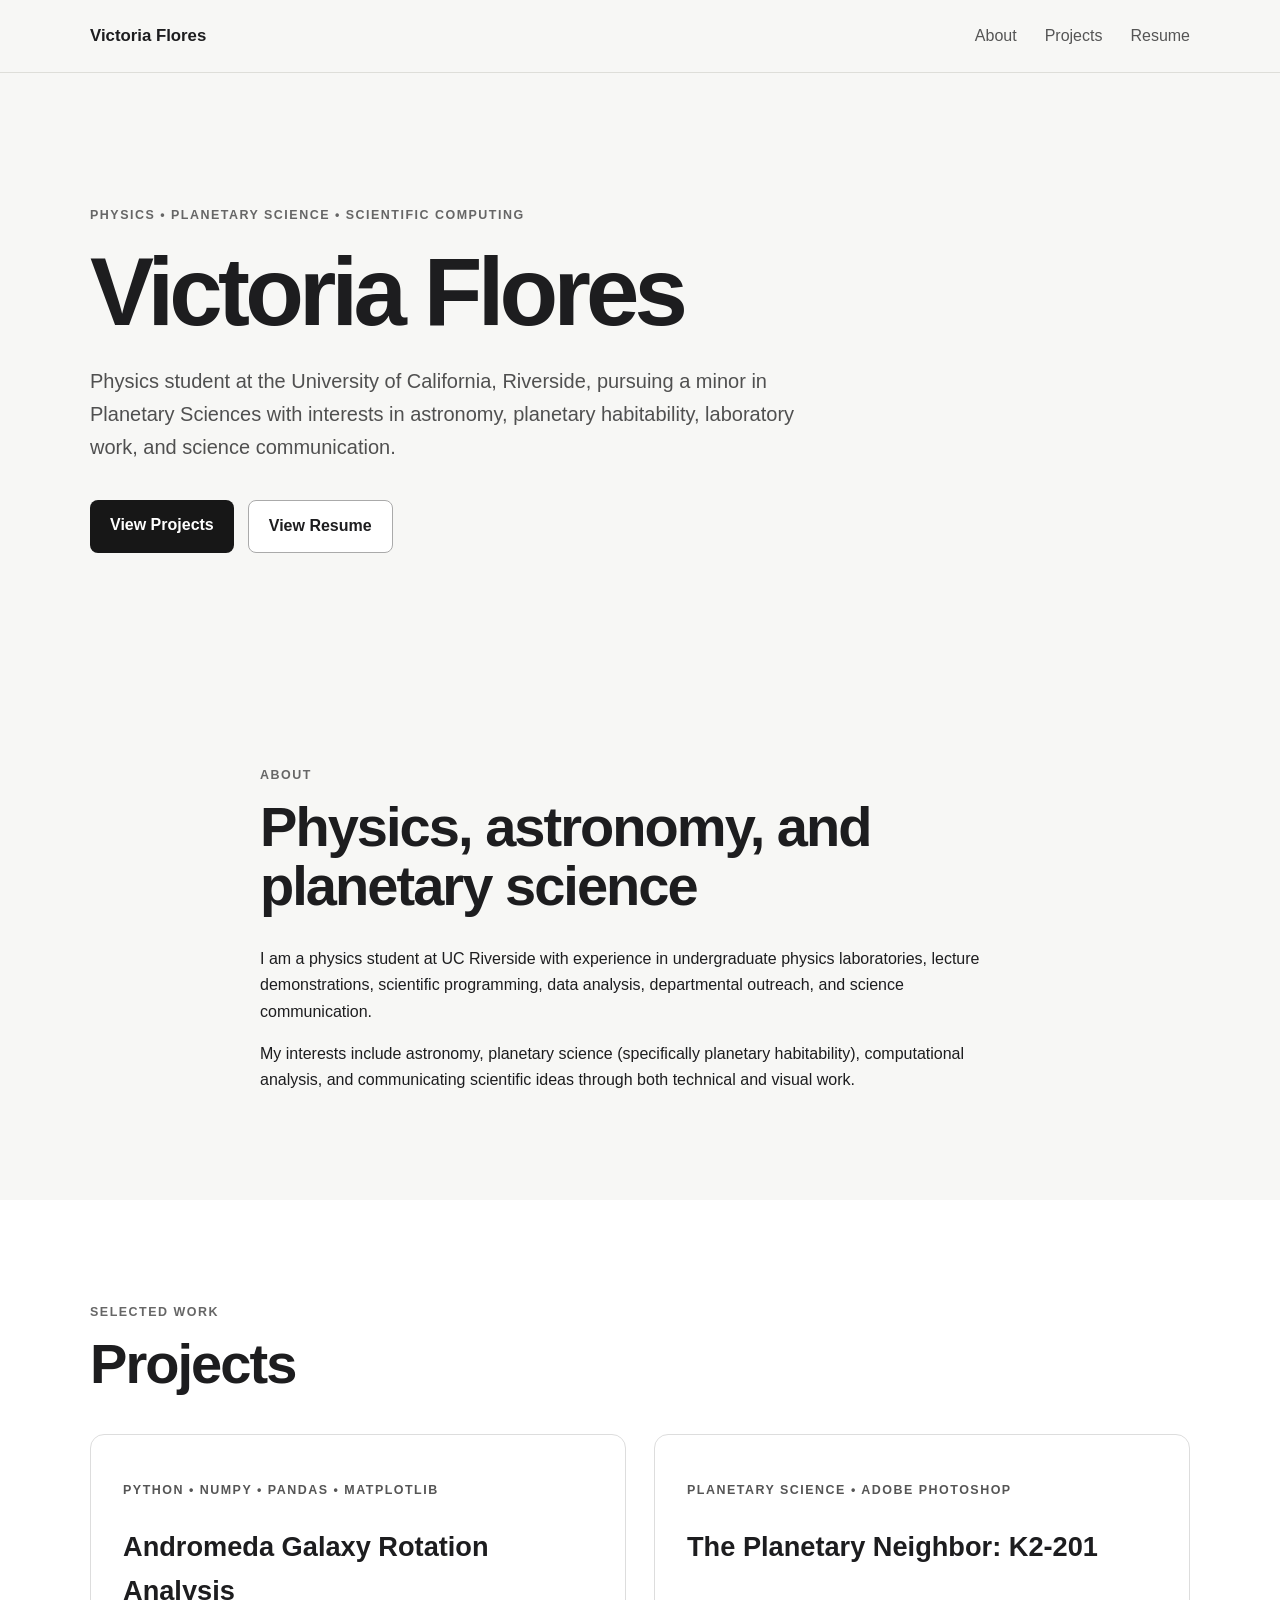
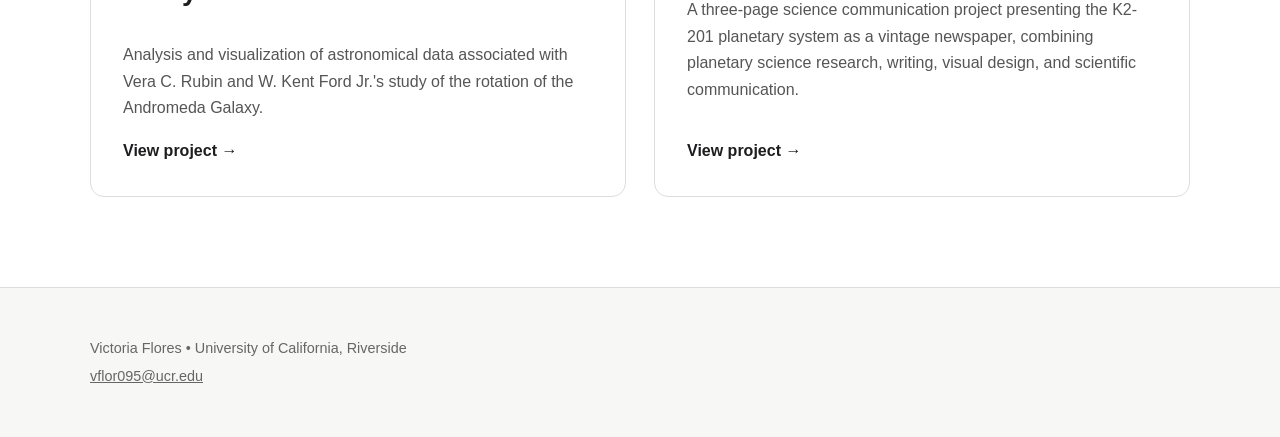
<file: index.html>
<!DOCTYPE html>
<html lang="en">
<head>
    <meta charset="UTF-8">
    <meta name="viewport" content="width=device-width, initial-scale=1.0">

    <title>Victoria Flores | Physics & Planetary Science</title>

    <link rel="stylesheet" href="style.css">
</head>

<body>

    <header class="site-header">
        <div class="container nav">
            <a class="name" href="index.html">Victoria Flores</a>

            <nav>
                <a href="#about">About</a>
                <a href="#projects">Projects</a>
                <a href="https://forflowers.github.io/Resume/" target="_blank">Resume</a>
            </nav>
        </div>
    </header>

    <main>

        <section class="hero">
            <div class="container">
                <p class="eyebrow">Physics • Planetary Science • Scientific Computing</p>

                <h1>Victoria Flores</h1>

                <p class="hero-text">
                    Physics student at the University of California, Riverside,
                    pursuing a minor in Planetary Sciences with interests in
                    astronomy, planetary habitability, laboratory work, and
                    science communication.
                </p>

                <div class="hero-links">
                    <a class="button primary" href="#projects">View Projects</a>

                    <a class="button secondary"
                       href="https://forflowers.github.io/Resume/"
                       target="_blank">
                        View Resume
                    </a>
                </div>
            </div>
        </section>


        <section id="about" class="section">
            <div class="container narrow">
                <p class="section-label">About</p>

                <h2>Physics, astronomy, and planetary science</h2>

                <p>
                    I am a physics student at UC Riverside with experience in
                    undergraduate physics laboratories, lecture demonstrations,
                    scientific programming, data analysis, departmental outreach,
                    and science communication.
                </p>

                <p>
                    My interests include astronomy, planetary science (specifically planetary habitability),
                    computational analysis, and communicating scientific ideas
                    through both technical and visual work.
                </p>
            </div>
        </section>


        <section id="projects" class="section projects-section">
            <div class="container">
                <p class="section-label">Selected Work</p>

                <h2>Projects</h2>

                <div class="project-grid">

                    <article class="project-card">
                        <p class="project-type">
                            Python • NumPy • pandas • Matplotlib
                        </p>

                        <h3>Andromeda Galaxy Rotation Analysis</h3>

                        <p>
                            Analysis and visualization of astronomical data
                            associated with Vera C. Rubin and W. Kent Ford Jr.'s
                            study of the rotation of the Andromeda Galaxy.
                        </p>

                        <a href="projects/andromeda.html">
                            View project →
                        </a>
                    </article>


                    <article class="project-card">
                        <p class="project-type">
                            Planetary Science • Adobe Photoshop
                        </p>

                        <h3>The Planetary Neighbor: K2-201</h3>

                        <p>
                            A three-page science communication project presenting
                            the K2-201 planetary system as a vintage newspaper,
                            combining planetary science research, writing,
                            visual design, and scientific communication.
                        </p>

                        <a href="projects/k2-201.html">
                            View project →
                        </a>
                    </article>

                </div>
            </div>
        </section>

    </main>


    <footer>
        <div class="container">
            <p>
                Victoria Flores • University of California, Riverside
            </p>

            <p>
                <a href="mailto:vflor095@ucr.edu">vflor095@ucr.edu</a>
            </p>
        </div>
    </footer>

</body>
</html>
</file>
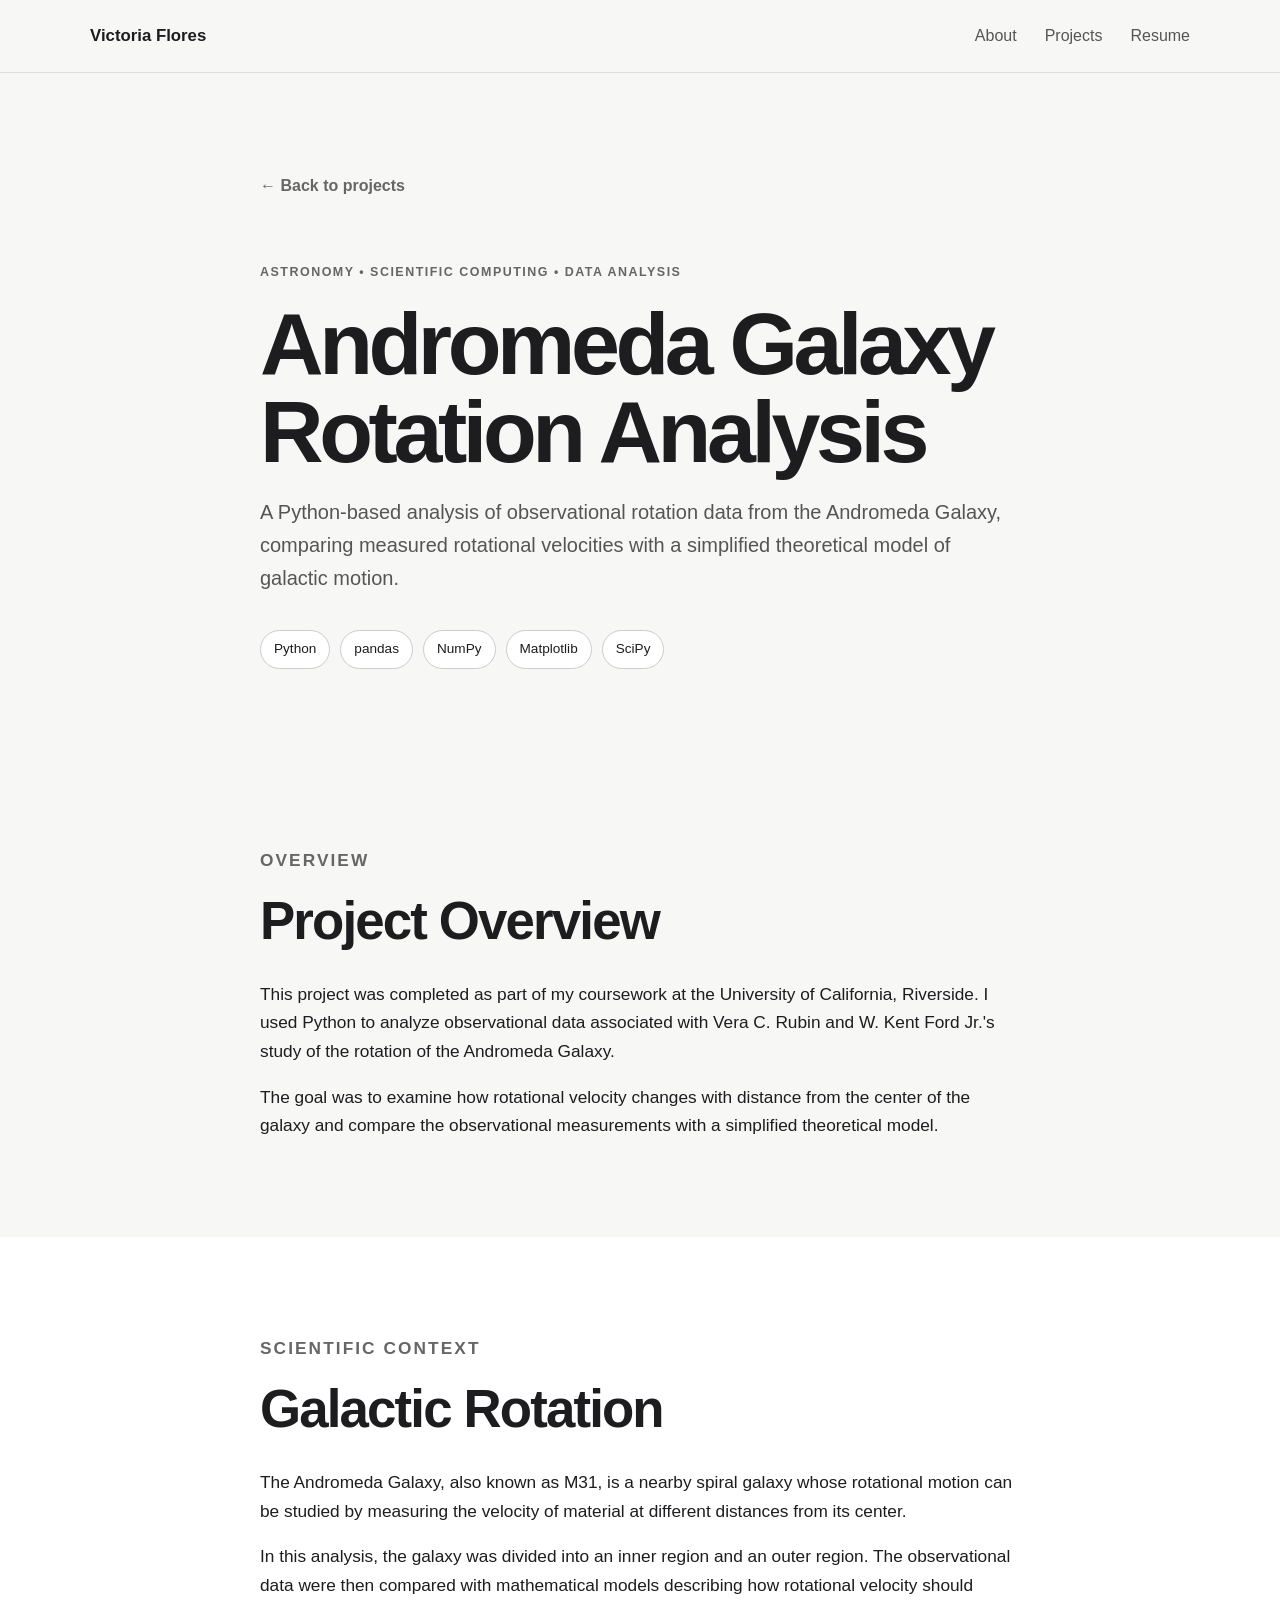
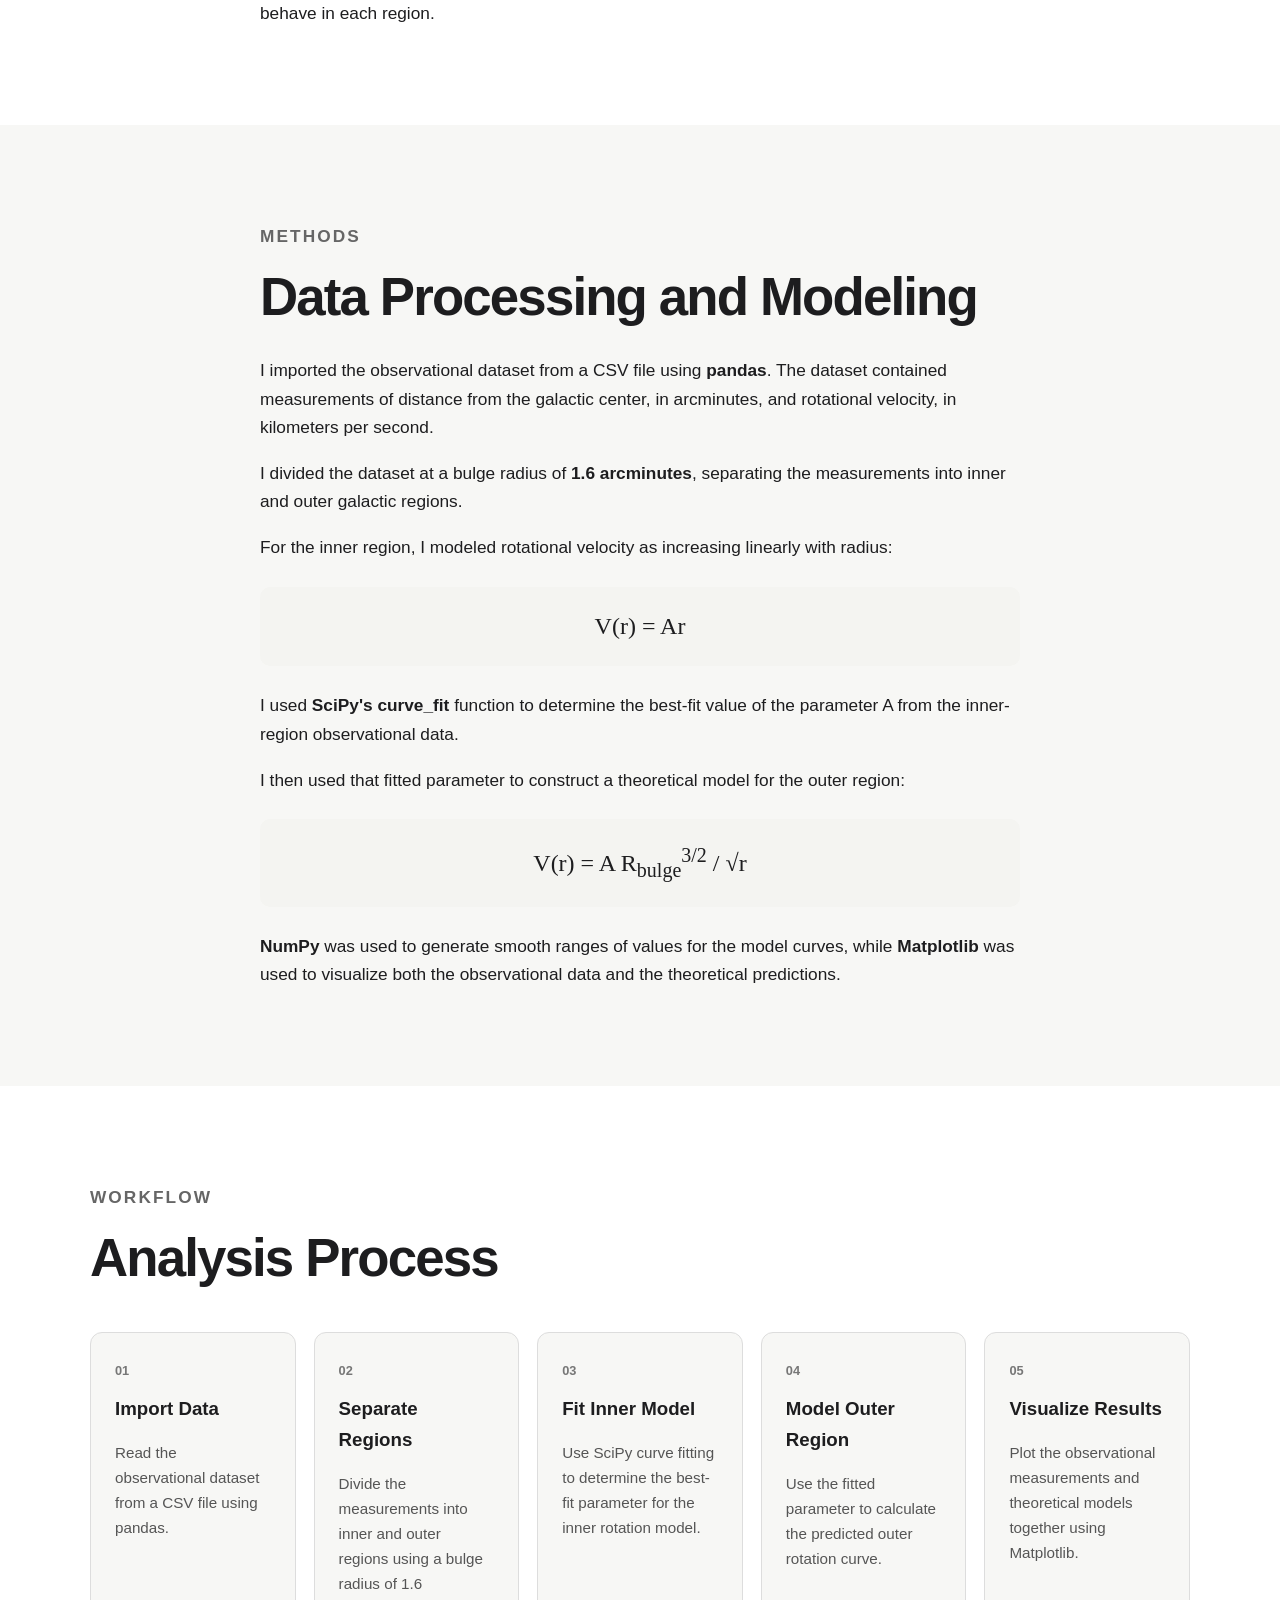
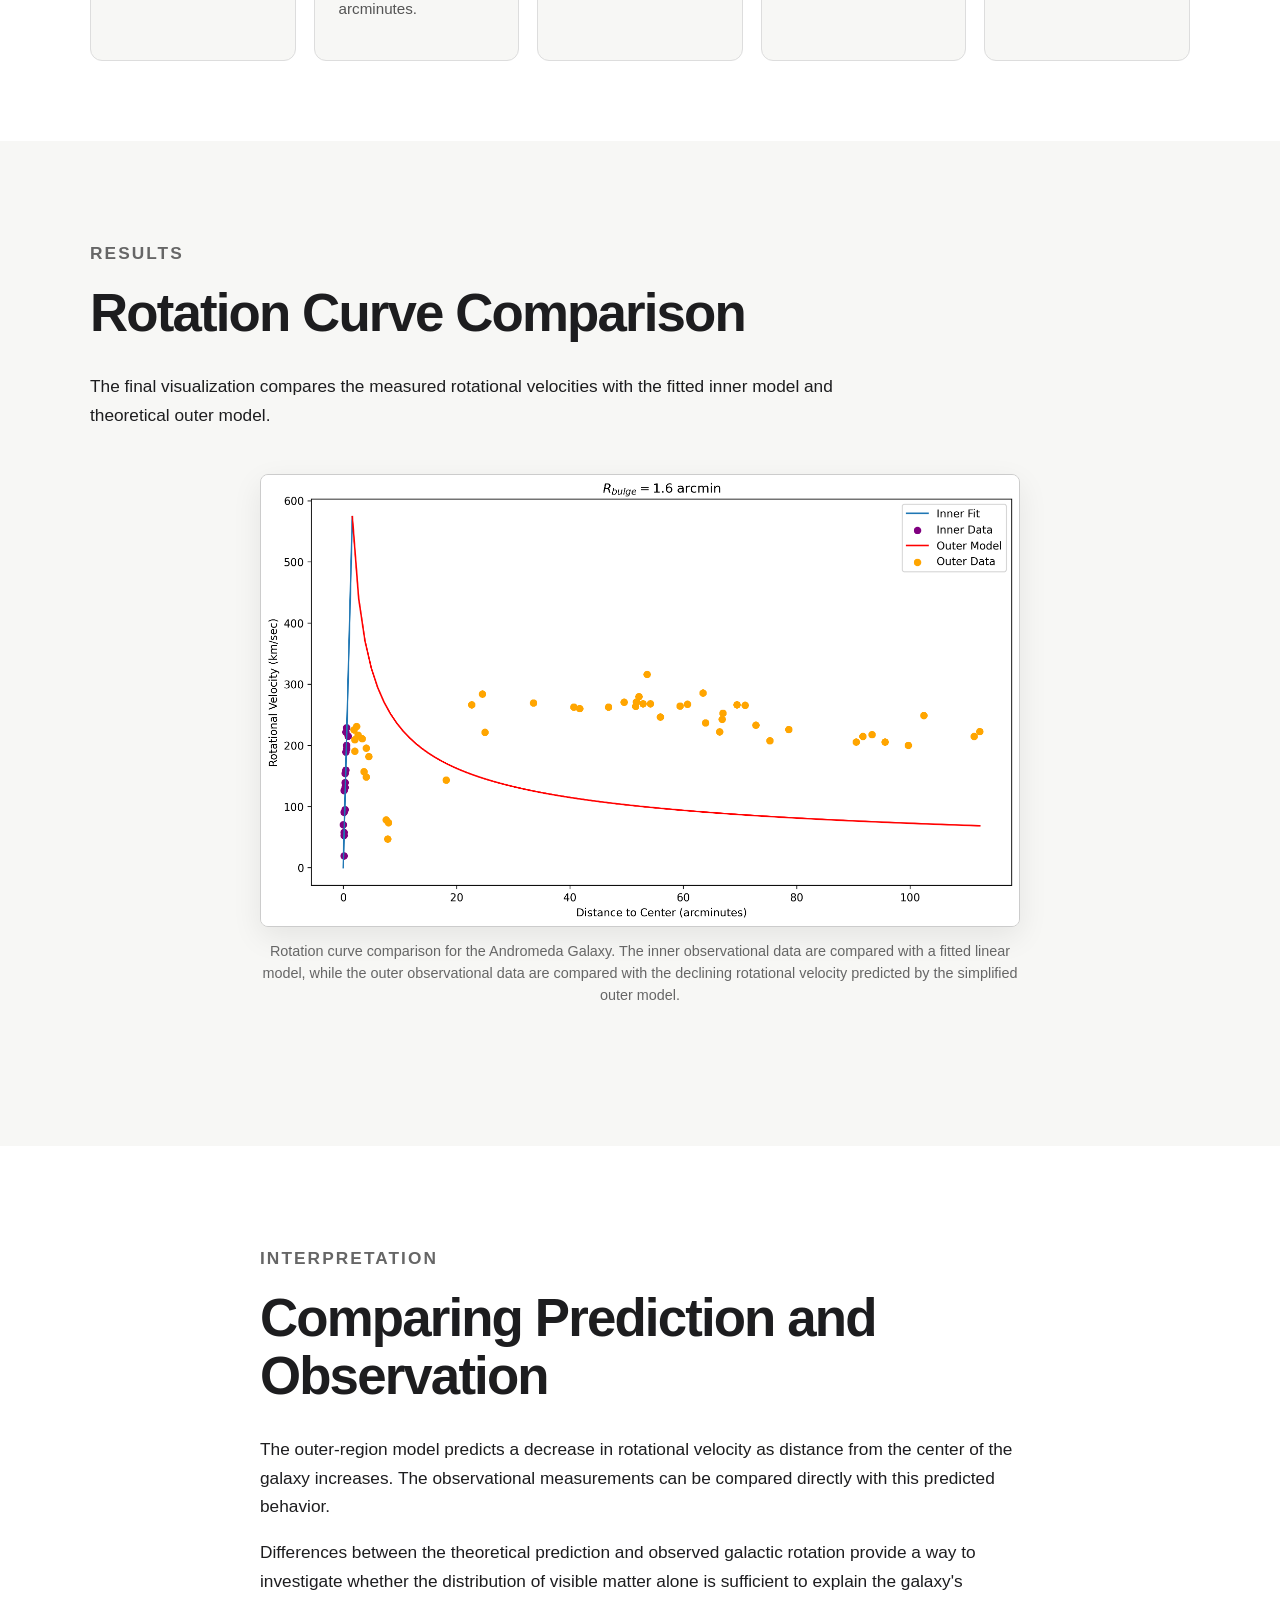
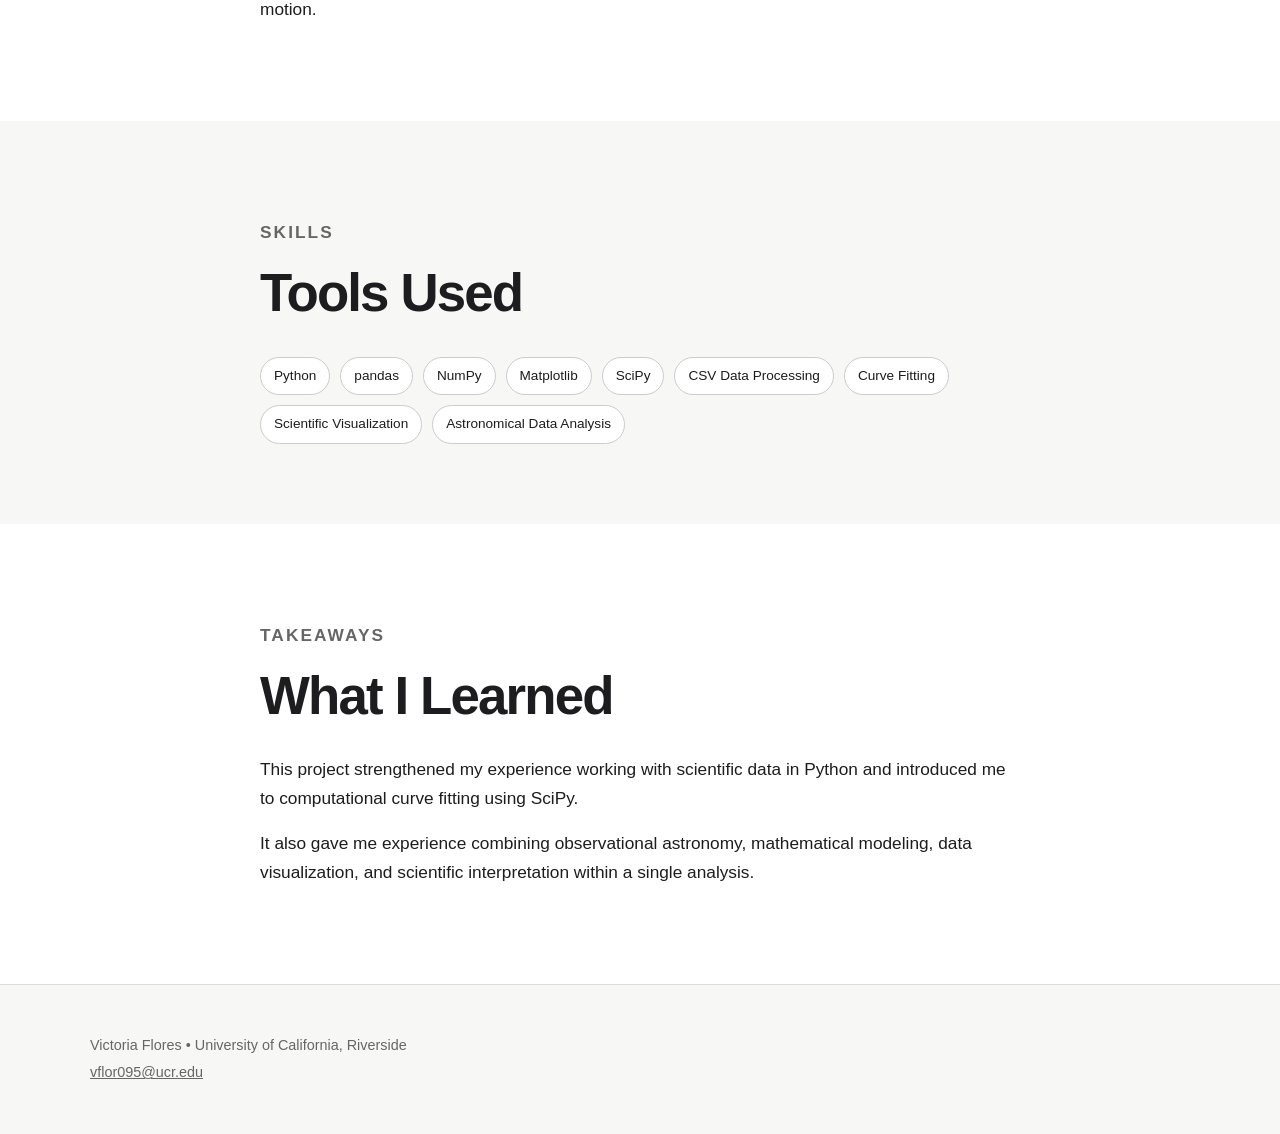
<file: projects/andromeda.html>
<!DOCTYPE html>
<html lang="en">
<head>
    <meta charset="UTF-8">
    <meta name="viewport" content="width=device-width, initial-scale=1.0">

    <title>Andromeda Galaxy Rotation Analysis | Victoria Flores</title>

    <link rel="stylesheet" href="../style.css">
</head>

<body>

<header class="site-header">
    <div class="container nav">
        <a class="name" href="../index.html">Victoria Flores</a>

        <nav>
            <a href="../index.html#about">About</a>
            <a href="../index.html#projects">Projects</a>
            <a href="https://forflowers.github.io/Resume/" target="_blank">
                Resume
            </a>
        </nav>
    </div>
</header>


<main>

    <!-- HERO -->
    <section class="project-hero">
        <div class="container narrow">

            <a class="back-link" href="../index.html#projects">
                ← Back to projects
            </a>

            <p class="eyebrow">
                Astronomy • Scientific Computing • Data Analysis
            </p>

            <h1 class="project-title">
                Andromeda Galaxy Rotation Analysis
            </h1>

            <p class="project-intro">
                A Python-based analysis of observational rotation data from
                the Andromeda Galaxy, comparing measured rotational velocities
                with a simplified theoretical model of galactic motion.
            </p>

            <div class="project-meta">
                <span>Python</span>
                <span>pandas</span>
                <span>NumPy</span>
                <span>Matplotlib</span>
                <span>SciPy</span>
            </div>

        </div>
    </section>


    <!-- OVERVIEW -->
    <section class="project-section">
        <div class="container narrow">

            <p class="section-label">Overview</p>
            <h2>Project Overview</h2>

            <p>
                This project was completed as part of my coursework at the
                University of California, Riverside. I used Python to analyze
                observational data associated with Vera C. Rubin and
                W. Kent Ford Jr.'s study of the rotation of the Andromeda
                Galaxy.
            </p>

            <p>
                The goal was to examine how rotational velocity changes with
                distance from the center of the galaxy and compare the
                observational measurements with a simplified theoretical model.
            </p>

        </div>
    </section>


    <!-- SCIENTIFIC CONTEXT -->
    <section class="project-section alternate">
        <div class="container narrow">

            <p class="section-label">Scientific Context</p>
            <h2>Galactic Rotation</h2>

            <p>
                The Andromeda Galaxy, also known as M31, is a nearby spiral
                galaxy whose rotational motion can be studied by measuring the
                velocity of material at different distances from its center.
            </p>

            <p>
                In this analysis, the galaxy was divided into an inner region
                and an outer region. The observational data were then compared
                with mathematical models describing how rotational velocity
                should behave in each region.
            </p>

        </div>
    </section>


    <!-- DATA + METHODS -->
    <section class="project-section">
        <div class="container narrow">

            <p class="section-label">Methods</p>
            <h2>Data Processing and Modeling</h2>

            <p>
                I imported the observational dataset from a CSV file using
                <strong>pandas</strong>. The dataset contained measurements of
                distance from the galactic center, in arcminutes, and
                rotational velocity, in kilometers per second.
            </p>

            <p>
                I divided the dataset at a bulge radius of
                <strong>1.6 arcminutes</strong>, separating the measurements
                into inner and outer galactic regions.
            </p>

            <p>
                For the inner region, I modeled rotational velocity as
                increasing linearly with radius:
            </p>

            <div class="equation">
                V(r) = Ar
            </div>

            <p>
                I used <strong>SciPy's curve_fit</strong> function to determine
                the best-fit value of the parameter A from the inner-region
                observational data.
            </p>

            <p>
                I then used that fitted parameter to construct a theoretical
                model for the outer region:
            </p>

            <div class="equation">
                V(r) = A R<sub>bulge</sub><sup>3/2</sup> / √r
            </div>

            <p>
                <strong>NumPy</strong> was used to generate smooth ranges of
                values for the model curves, while <strong>Matplotlib</strong>
                was used to visualize both the observational data and the
                theoretical predictions.
            </p>

        </div>
    </section>


    <!-- WORKFLOW -->
    <section class="project-section alternate">
        <div class="container">

            <div class="section-heading">
                <p class="section-label">Workflow</p>
                <h2>Analysis Process</h2>
            </div>

            <div class="workflow-grid">

                <div class="workflow-card">
                    <span>01</span>
                    <h3>Import Data</h3>
                    <p>
                        Read the observational dataset from a CSV file using
                        pandas.
                    </p>
                </div>

                <div class="workflow-card">
                    <span>02</span>
                    <h3>Separate Regions</h3>
                    <p>
                        Divide the measurements into inner and outer regions
                        using a bulge radius of 1.6 arcminutes.
                    </p>
                </div>

                <div class="workflow-card">
                    <span>03</span>
                    <h3>Fit Inner Model</h3>
                    <p>
                        Use SciPy curve fitting to determine the best-fit
                        parameter for the inner rotation model.
                    </p>
                </div>

                <div class="workflow-card">
                    <span>04</span>
                    <h3>Model Outer Region</h3>
                    <p>
                        Use the fitted parameter to calculate the predicted
                        outer rotation curve.
                    </p>
                </div>

                <div class="workflow-card">
                    <span>05</span>
                    <h3>Visualize Results</h3>
                    <p>
                        Plot the observational measurements and theoretical
                        models together using Matplotlib.
                    </p>
                </div>

            </div>

        </div>
    </section>


    <!-- RESULTS -->
    <section class="project-section">
        <div class="container">

            <div class="section-heading">
                <p class="section-label">Results</p>
                <h2>Rotation Curve Comparison</h2>

                <p>
                    The final visualization compares the measured rotational
                    velocities with the fitted inner model and theoretical
                    outer model.
                </p>
            </div>

            <figure class="project-figure">

    <img
        src="../assets/andromeda/andromeda-rotation-curve.png"
        alt="Andromeda Galaxy rotation curve comparing observed data with theoretical models"
    >

    <figcaption>
        Rotation curve comparison for the Andromeda Galaxy. The inner
        observational data are compared with a fitted linear model, while
        the outer observational data are compared with the declining
        rotational velocity predicted by the simplified outer model.
    </figcaption>

</figure>

        </div>
    </section>


    <!-- INTERPRETATION -->
    <section class="project-section alternate">
        <div class="container narrow">

            <p class="section-label">Interpretation</p>
            <h2>Comparing Prediction and Observation</h2>

            <p>
                The outer-region model predicts a decrease in rotational
                velocity as distance from the center of the galaxy increases.
                The observational measurements can be compared directly with
                this predicted behavior.
            </p>

            <p>
                Differences between the theoretical prediction and observed
                galactic rotation provide a way to investigate whether the
                distribution of visible matter alone is sufficient to explain
                the galaxy's motion.
            </p>

        </div>
    </section>


    <!-- SKILLS -->
    <section class="project-section">
        <div class="container narrow">

            <p class="section-label">Skills</p>
            <h2>Tools Used</h2>

            <div class="skills-list">
                <span>Python</span>
                <span>pandas</span>
                <span>NumPy</span>
                <span>Matplotlib</span>
                <span>SciPy</span>
                <span>CSV Data Processing</span>
                <span>Curve Fitting</span>
                <span>Scientific Visualization</span>
                <span>Astronomical Data Analysis</span>
            </div>

        </div>
    </section>


    <!-- TAKEAWAYS -->
    <section class="project-section alternate">
        <div class="container narrow">

            <p class="section-label">Takeaways</p>
            <h2>What I Learned</h2>

            <p>
                This project strengthened my experience working with scientific
                data in Python and introduced me to computational curve fitting
                using SciPy.
            </p>

            <p>
                It also gave me experience combining observational astronomy,
                mathematical modeling, data visualization, and scientific
                interpretation within a single analysis.
            </p>

        </div>
    </section>

</main>


<footer>
    <div class="container">
        <p>
            Victoria Flores • University of California, Riverside
        </p>

        <p>
            <a href="mailto:vflor095@ucr.edu">
                vflor095@ucr.edu
            </a>
        </p>
    </div>
</footer>

</body>
</html>
</file>
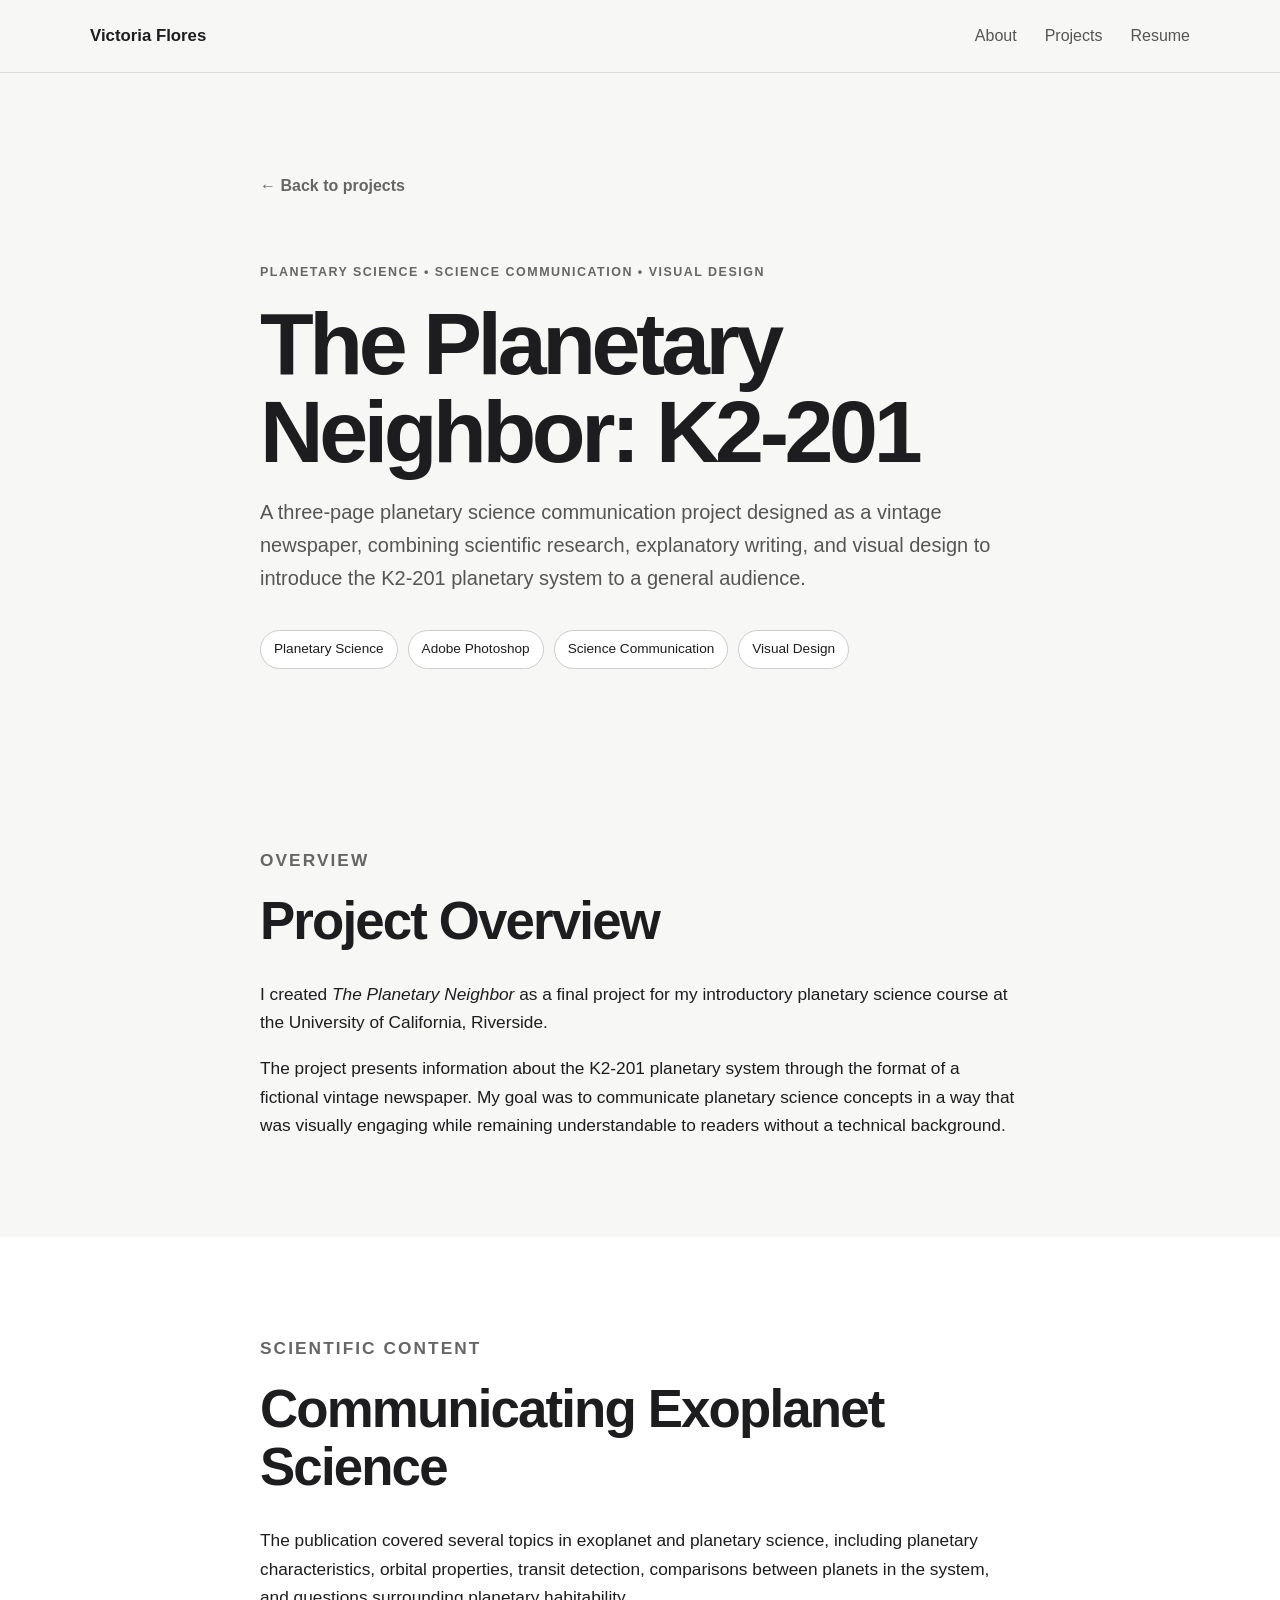
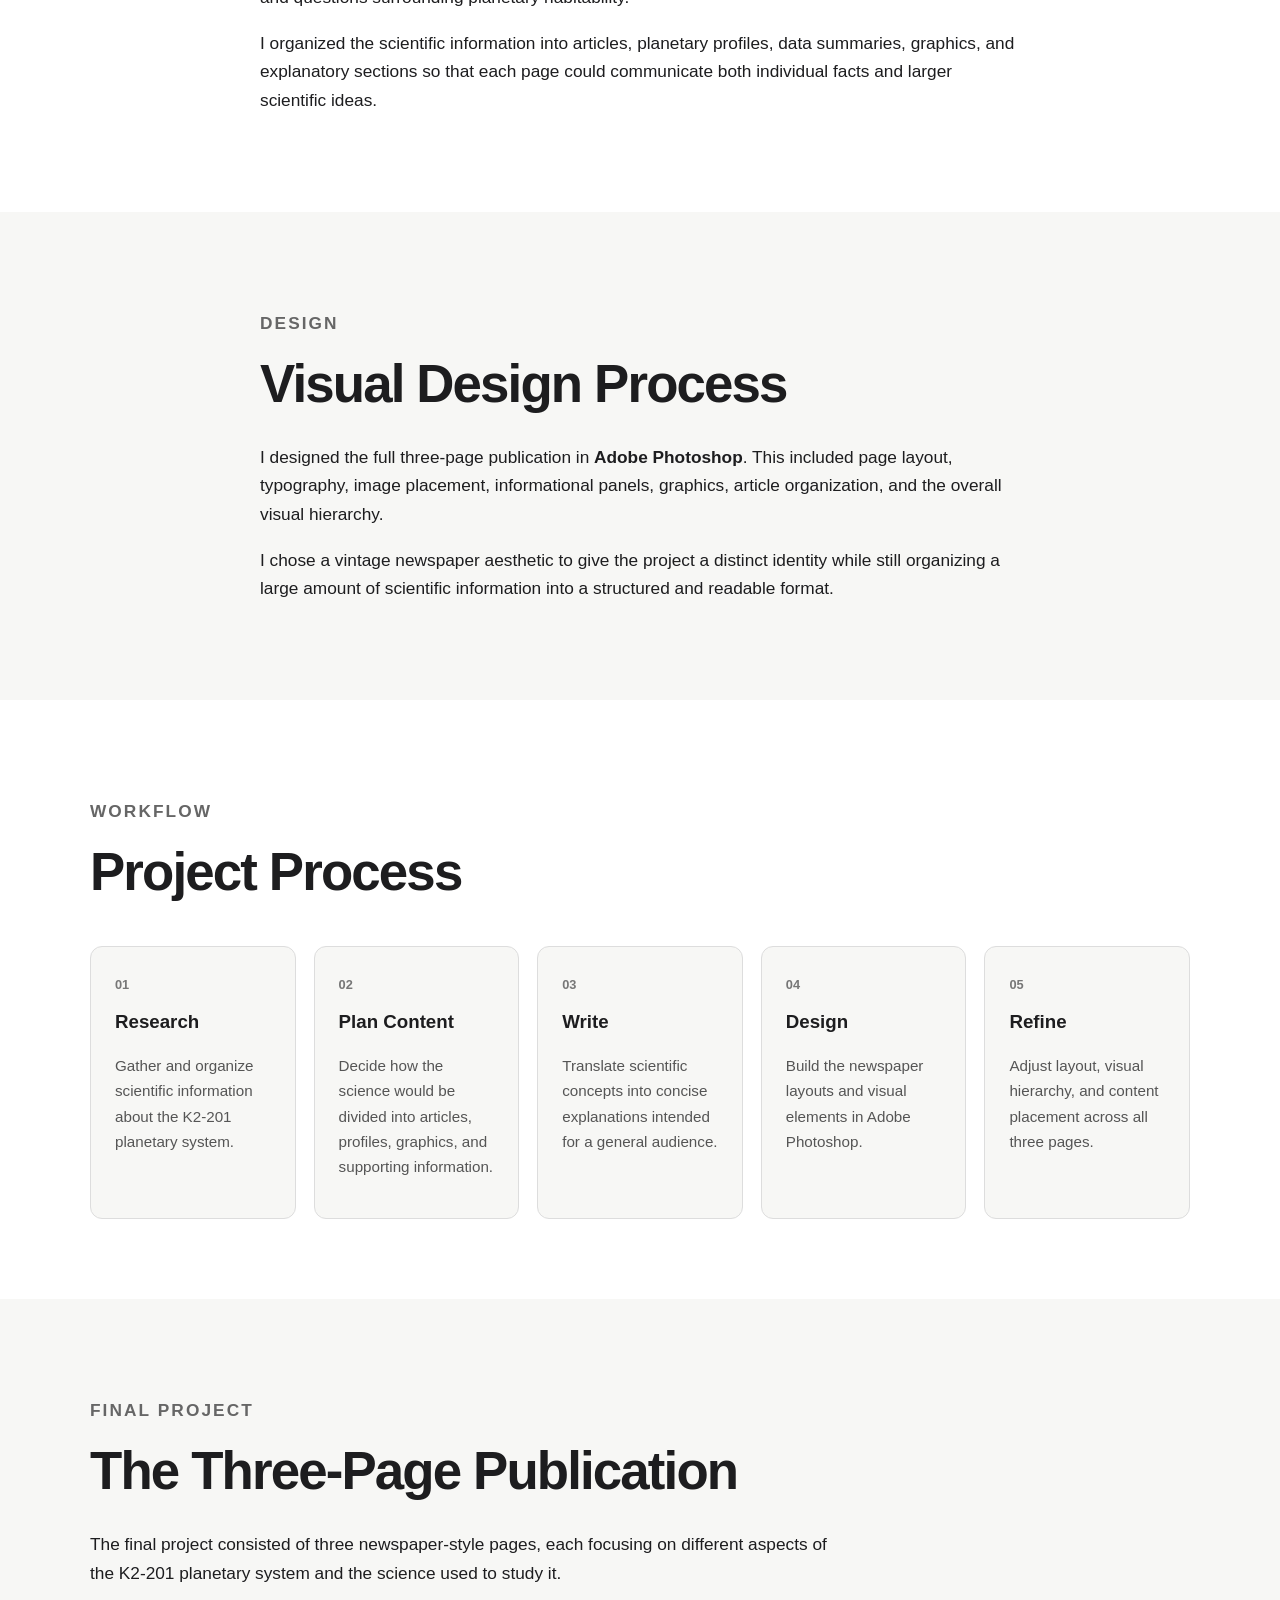
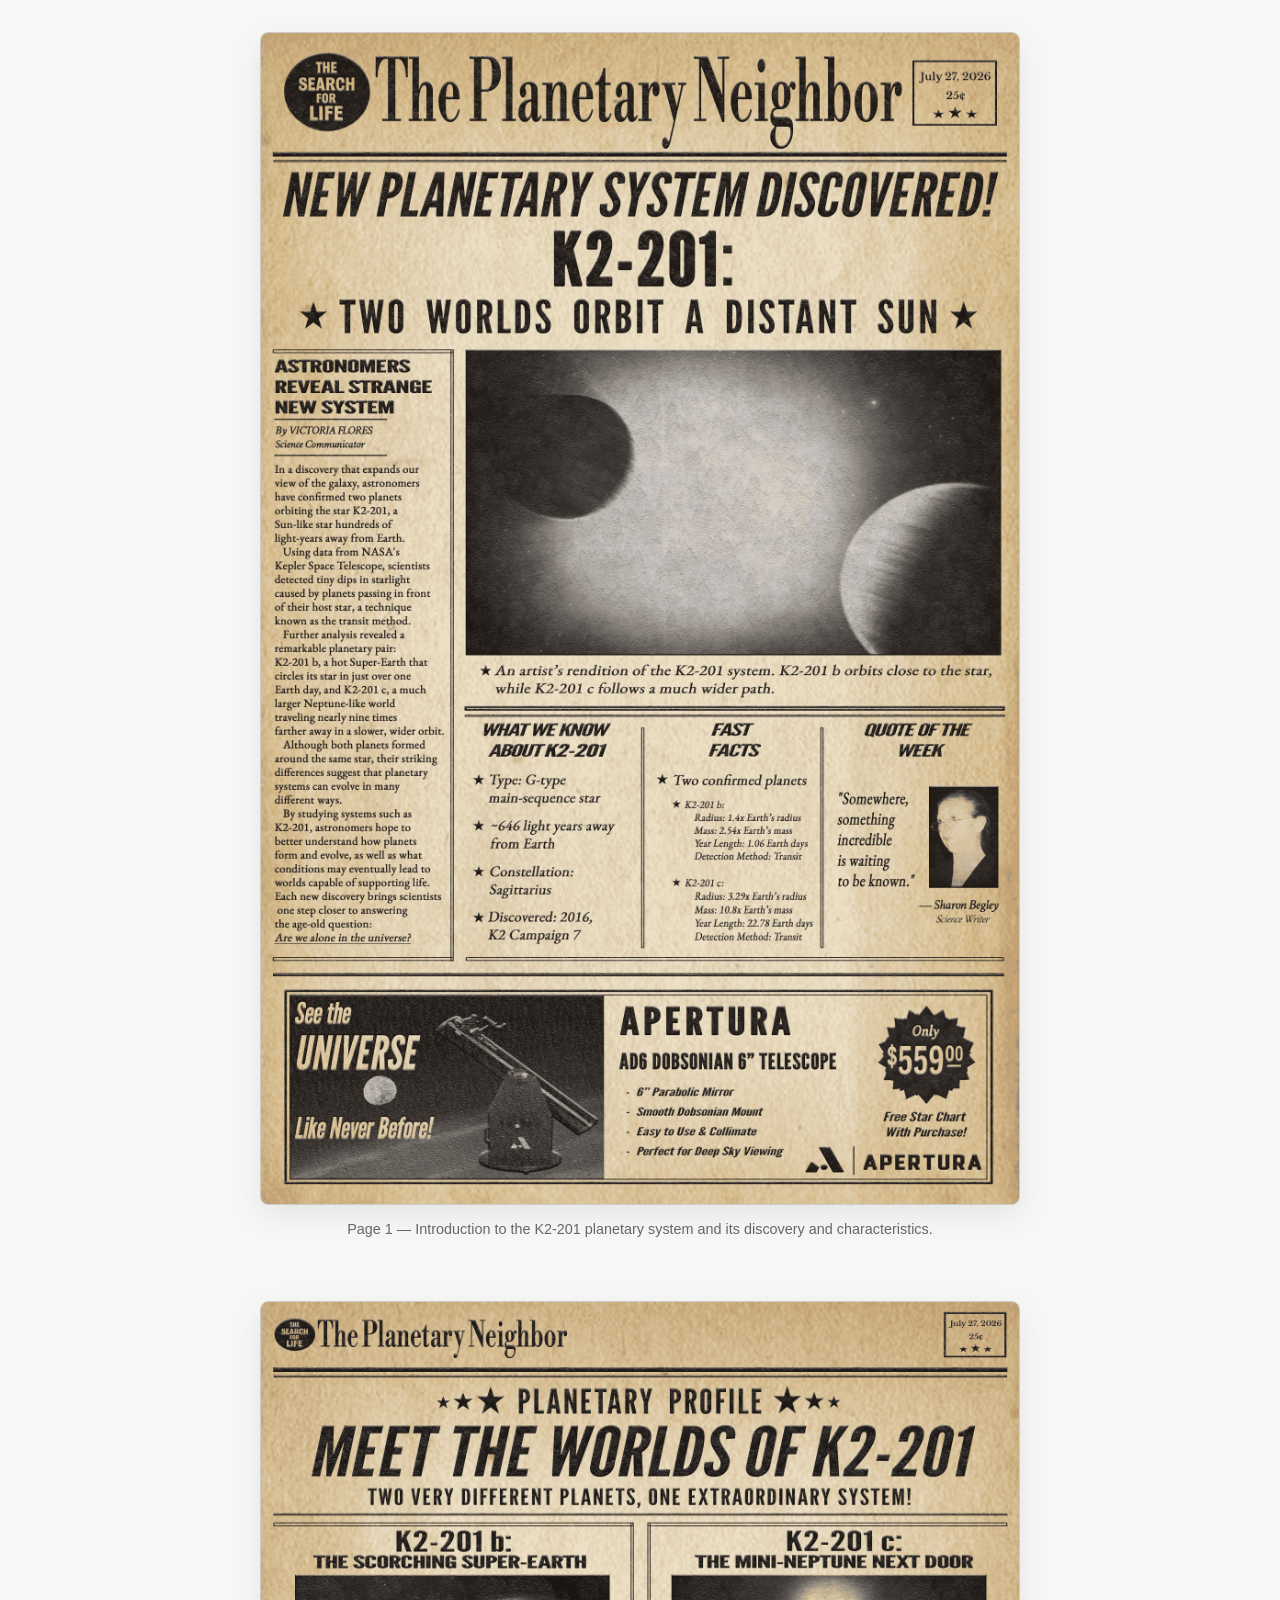
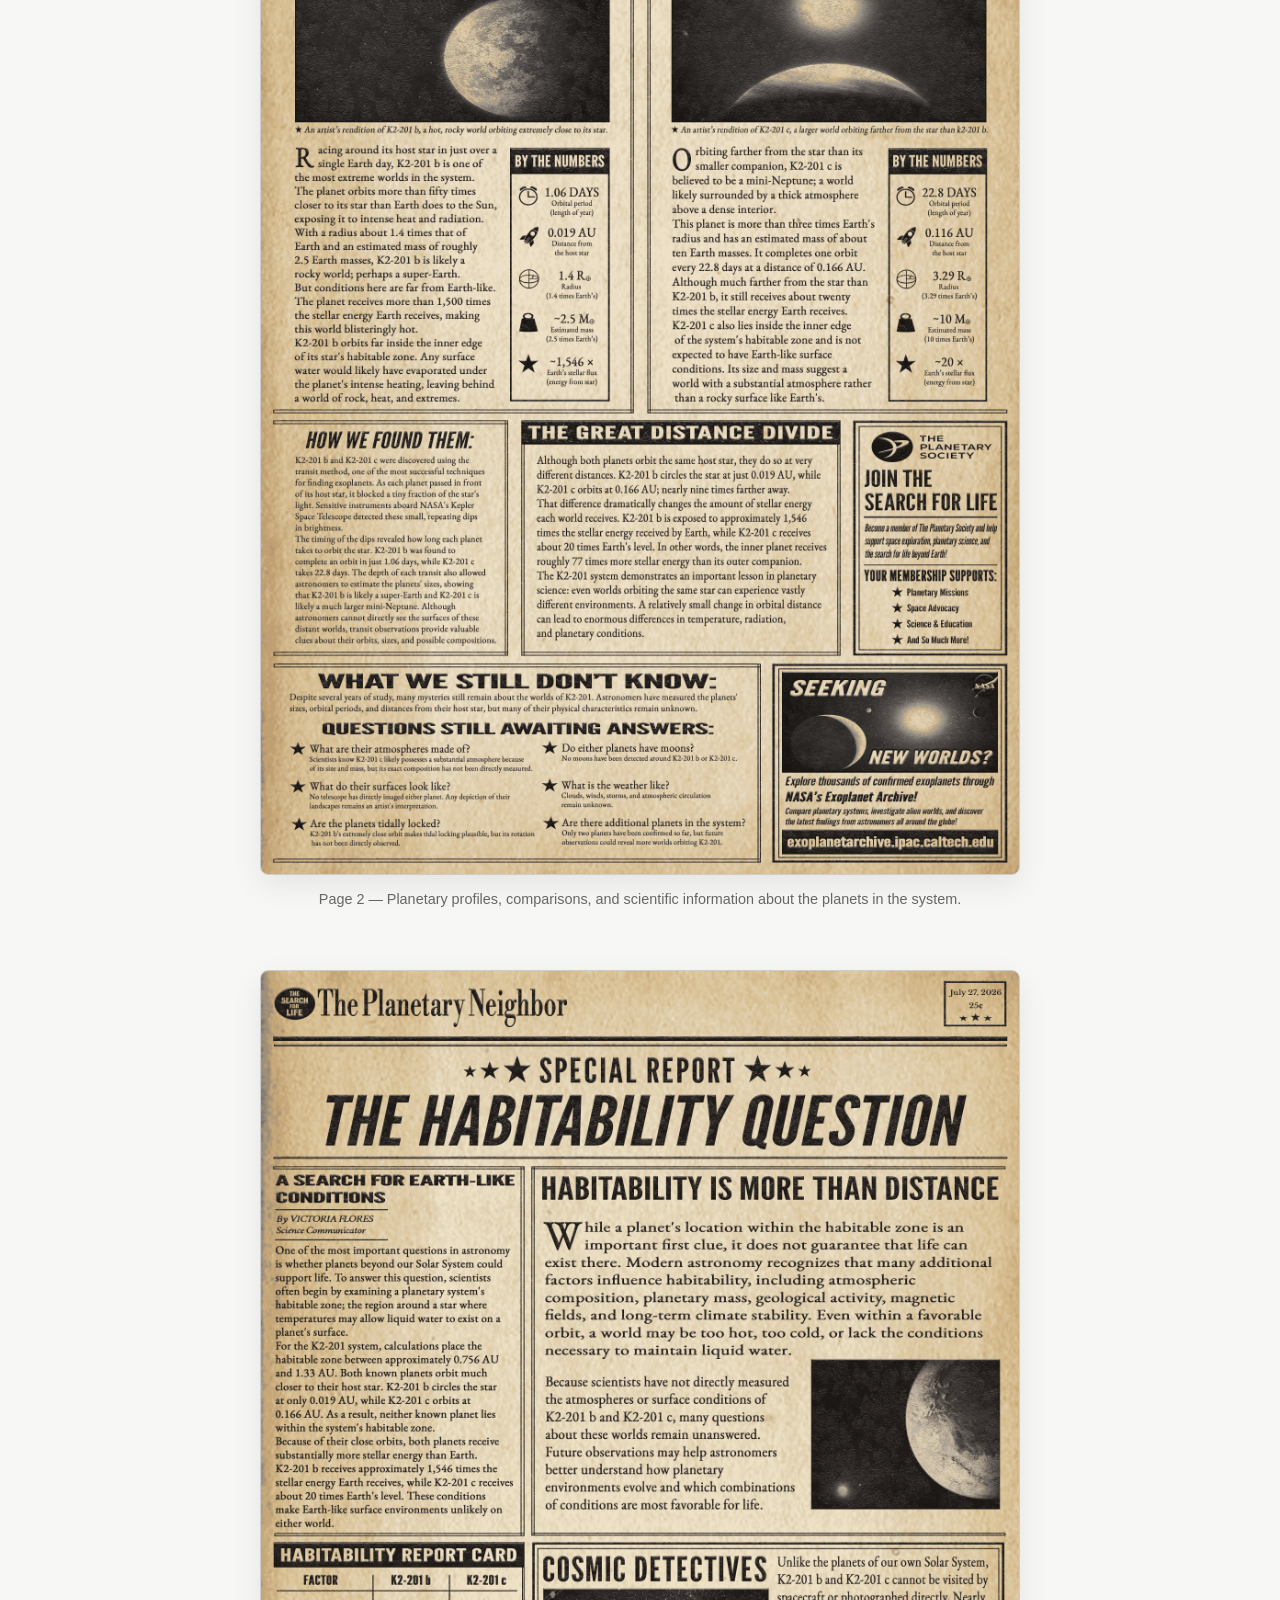
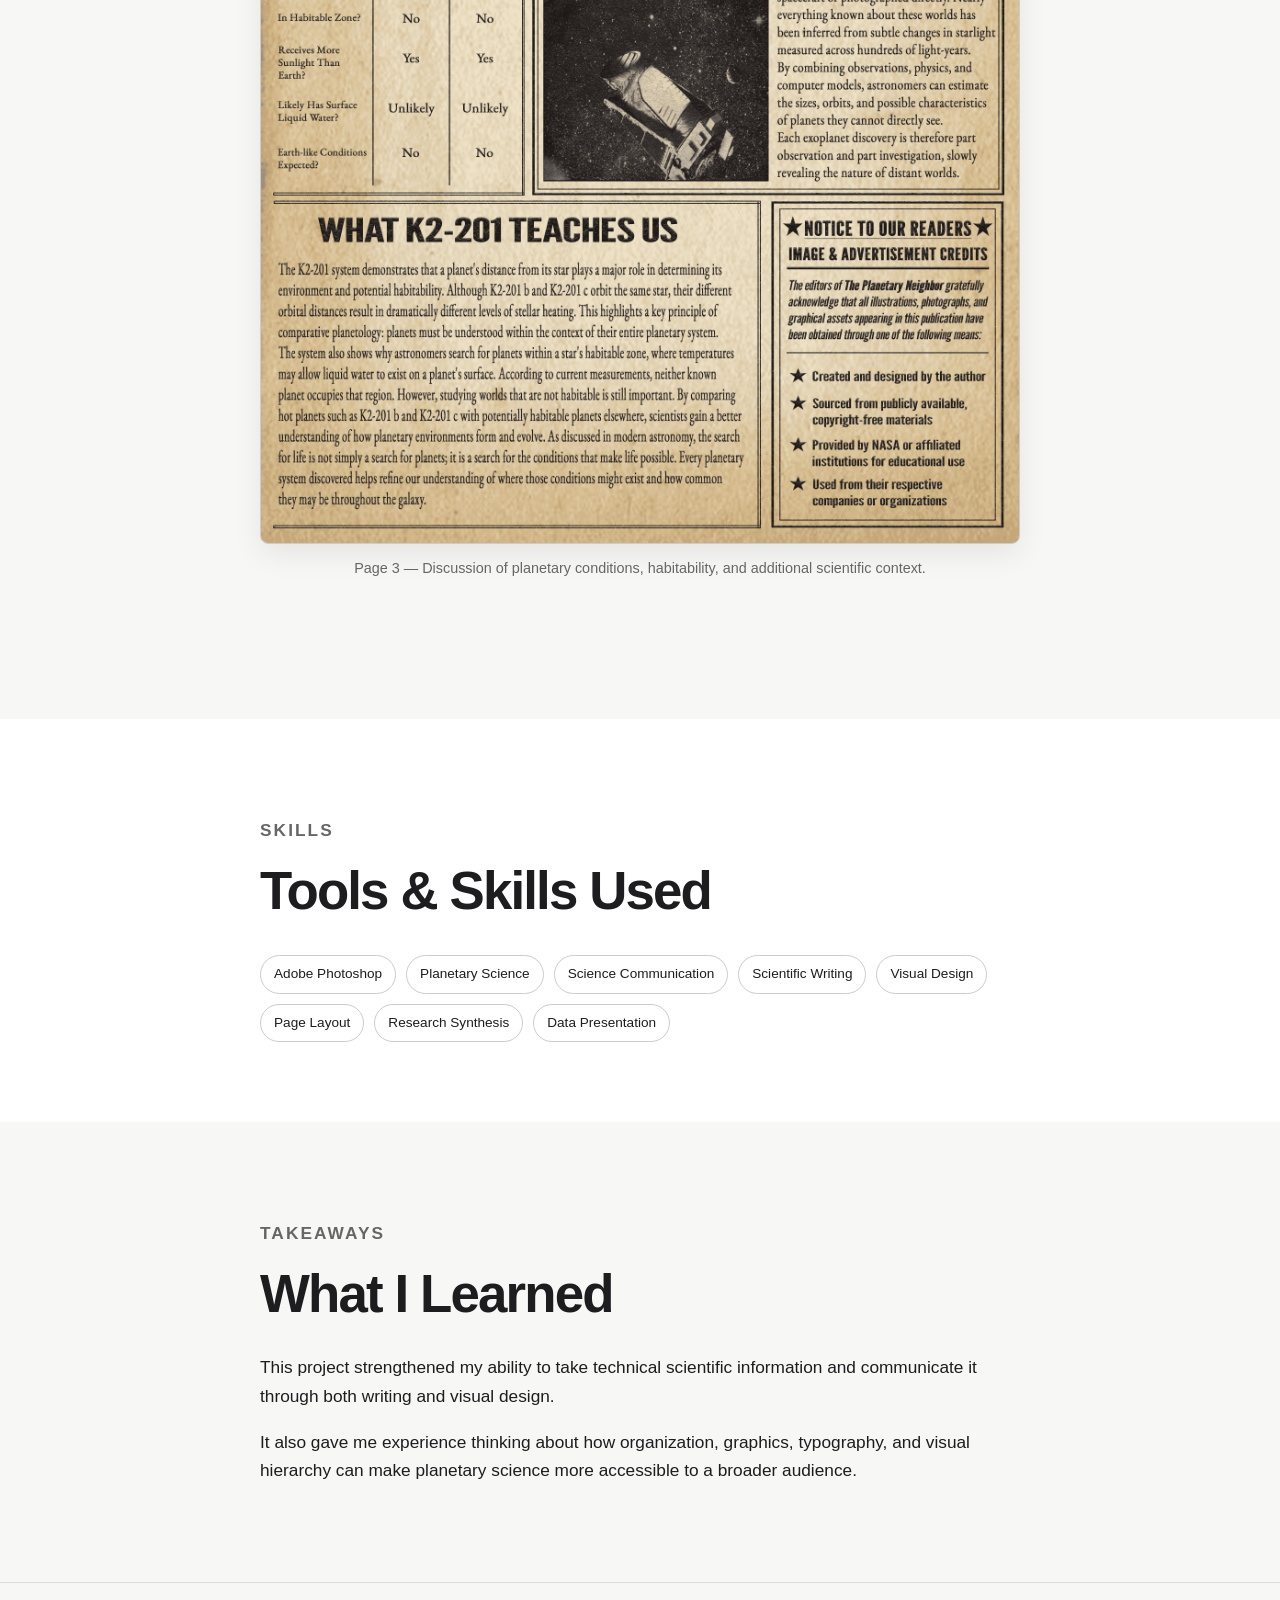
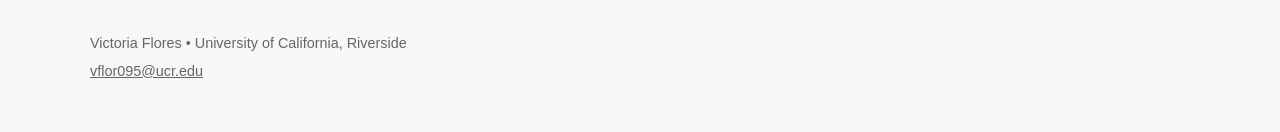
<file: projects/k2-201.html>
<!DOCTYPE html>
<html lang="en">
<head>
    <meta charset="UTF-8">
    <meta name="viewport" content="width=device-width, initial-scale=1.0">

    <title>K2-201 Planetary Science Communication Project | Victoria Flores</title>

    <link rel="stylesheet" href="../style.css">
</head>

<body>

<header class="site-header">
    <div class="container nav">
        <a class="name" href="../index.html">Victoria Flores</a>

        <nav>
            <a href="../index.html#about">About</a>
            <a href="../index.html#projects">Projects</a>
            <a href="https://forflowers.github.io/Resume/" target="_blank">
                Resume
            </a>
        </nav>
    </div>
</header>


<main>

    <!-- HERO -->
    <section class="project-hero">
        <div class="container narrow">

            <a class="back-link" href="../index.html#projects">
                ← Back to projects
            </a>

            <p class="eyebrow">
                Planetary Science • Science Communication • Visual Design
            </p>

            <h1 class="project-title">
                The Planetary Neighbor: K2-201
            </h1>

            <p class="project-intro">
                A three-page planetary science communication project designed
                as a vintage newspaper, combining scientific research,
                explanatory writing, and visual design to introduce the
                K2-201 planetary system to a general audience.
            </p>

            <div class="project-meta">
                <span>Planetary Science</span>
                <span>Adobe Photoshop</span>
                <span>Science Communication</span>
                <span>Visual Design</span>
            </div>

        </div>
    </section>


    <!-- OVERVIEW -->
    <section class="project-section">
        <div class="container narrow">

            <p class="section-label">Overview</p>
            <h2>Project Overview</h2>

            <p>
                I created <em>The Planetary Neighbor</em> as a final project
                for my introductory planetary science course at the University
                of California, Riverside.
            </p>

            <p>
                The project presents information about the K2-201 planetary
                system through the format of a fictional vintage newspaper.
                My goal was to communicate planetary science concepts in a way
                that was visually engaging while remaining understandable to
                readers without a technical background.
            </p>

        </div>
    </section>


    <!-- SCIENCE -->
    <section class="project-section alternate">
        <div class="container narrow">

            <p class="section-label">Scientific Content</p>
            <h2>Communicating Exoplanet Science</h2>

            <p>
                The publication covered several topics in exoplanet and
                planetary science, including planetary characteristics,
                orbital properties, transit detection, comparisons between
                planets in the system, and questions surrounding planetary
                habitability.
            </p>

            <p>
                I organized the scientific information into articles,
                planetary profiles, data summaries, graphics, and explanatory
                sections so that each page could communicate both individual
                facts and larger scientific ideas.
            </p>

        </div>
    </section>


    <!-- DESIGN PROCESS -->
    <section class="project-section">
        <div class="container narrow">

            <p class="section-label">Design</p>
            <h2>Visual Design Process</h2>

            <p>
                I designed the full three-page publication in
                <strong>Adobe Photoshop</strong>. This included page layout,
                typography, image placement, informational panels, graphics,
                article organization, and the overall visual hierarchy.
            </p>

            <p>
                I chose a vintage newspaper aesthetic to give the project a
                distinct identity while still organizing a large amount of
                scientific information into a structured and readable format.
            </p>

        </div>
    </section>


    <!-- WORKFLOW -->
    <section class="project-section alternate">
        <div class="container">

            <div class="section-heading">
                <p class="section-label">Workflow</p>
                <h2>Project Process</h2>
            </div>

            <div class="workflow-grid">

                <div class="workflow-card">
                    <span>01</span>
                    <h3>Research</h3>
                    <p>
                        Gather and organize scientific information about the
                        K2-201 planetary system.
                    </p>
                </div>

                <div class="workflow-card">
                    <span>02</span>
                    <h3>Plan Content</h3>
                    <p>
                        Decide how the science would be divided into articles,
                        profiles, graphics, and supporting information.
                    </p>
                </div>

                <div class="workflow-card">
                    <span>03</span>
                    <h3>Write</h3>
                    <p>
                        Translate scientific concepts into concise explanations
                        intended for a general audience.
                    </p>
                </div>

                <div class="workflow-card">
                    <span>04</span>
                    <h3>Design</h3>
                    <p>
                        Build the newspaper layouts and visual elements in
                        Adobe Photoshop.
                    </p>
                </div>

                <div class="workflow-card">
                    <span>05</span>
                    <h3>Refine</h3>
                    <p>
                        Adjust layout, visual hierarchy, and content placement
                        across all three pages.
                    </p>
                </div>

            </div>

        </div>
    </section>


    <!-- FINAL PROJECT -->
    <section class="project-section">
        <div class="container">

            <div class="section-heading">
                <p class="section-label">Final Project</p>
                <h2>The Three-Page Publication</h2>

                <p>
                    The final project consisted of three newspaper-style pages,
                    each focusing on different aspects of the K2-201 planetary
                    system and the science used to study it.
                </p>
            </div>


            <!-- PAGE 1 -->
            <figure class="project-figure">

                <img
                    src="../assets/k2-201/page-1-compressed.png"
                    alt="Page one of The Planetary Neighbor K2-201 planetary science project"
                >

                <figcaption>
                    Page 1 — Introduction to the K2-201 planetary system and
                    its discovery and characteristics.
                </figcaption>

            </figure>


            <!-- PAGE 2 -->
            <figure class="project-figure">

                <img
                    src="../assets/k2-201/page-2-compressed.png"
                    alt="Page two of The Planetary Neighbor K2-201 planetary science project"
                >

                <figcaption>
                    Page 2 — Planetary profiles, comparisons, and scientific
                    information about the planets in the system.
                </figcaption>

            </figure>


            <!-- PAGE 3 -->
            <figure class="project-figure">

                <img
                    src="../assets/k2-201/page-3-compressed.png"
                    alt="Page three of The Planetary Neighbor K2-201 planetary science project"
                >

                <figcaption>
                    Page 3 — Discussion of planetary conditions, habitability,
                    and additional scientific context.
                </figcaption>

            </figure>

        </div>
    </section>


    <!-- SKILLS -->
    <section class="project-section alternate">
        <div class="container narrow">

            <p class="section-label">Skills</p>
            <h2>Tools & Skills Used</h2>

            <div class="skills-list">
                <span>Adobe Photoshop</span>
                <span>Planetary Science</span>
                <span>Science Communication</span>
                <span>Scientific Writing</span>
                <span>Visual Design</span>
                <span>Page Layout</span>
                <span>Research Synthesis</span>
                <span>Data Presentation</span>
            </div>

        </div>
    </section>


    <!-- TAKEAWAYS -->
    <section class="project-section">
        <div class="container narrow">

            <p class="section-label">Takeaways</p>
            <h2>What I Learned</h2>

            <p>
                This project strengthened my ability to take technical
                scientific information and communicate it through both writing
                and visual design.
            </p>

            <p>
                It also gave me experience thinking about how organization,
                graphics, typography, and visual hierarchy can make planetary
                science more accessible to a broader audience.
            </p>

        </div>
    </section>

</main>


<footer>
    <div class="container">

        <p>
            Victoria Flores • University of California, Riverside
        </p>

        <p>
            <a href="mailto:vflor095@ucr.edu">
                vflor095@ucr.edu
            </a>
        </p>

    </div>
</footer>

</body>
</html>
</file>
<file: style.css>
* {
    box-sizing: border-box;
}

html {
    scroll-behavior: smooth;
}

body {
    margin: 0;
    font-family: Arial, Helvetica, sans-serif;
    background: #f7f7f5;
    color: #1d1d1f;
    line-height: 1.65;
}

a {
    color: inherit;
}

.container {
    width: min(1100px, 90%);
    margin: 0 auto;
}

.narrow {
    max-width: 760px;
}

.site-header {
    background: rgba(247, 247, 245, 0.95);
    border-bottom: 1px solid #deded9;
    position: sticky;
    top: 0;
    z-index: 10;
}

.nav {
    min-height: 72px;
    display: flex;
    align-items: center;
    justify-content: space-between;
}

.name {
    font-size: 1.05rem;
    font-weight: 700;
    text-decoration: none;
}

nav {
    display: flex;
    gap: 28px;
}

nav a {
    text-decoration: none;
    color: #555;
}

nav a:hover {
    color: #000;
}

.hero {
    padding: 120px 0 110px;
}

.eyebrow,
.section-label,
.project-type {
    text-transform: uppercase;
    letter-spacing: 0.12em;
    font-size: 0.78rem;
    font-weight: 700;
    color: #666;
}

h1 {
    font-size: clamp(3rem, 8vw, 6rem);
    line-height: 0.95;
    margin: 20px 0 28px;
    letter-spacing: -0.05em;
}

.hero-text {
    max-width: 750px;
    font-size: 1.25rem;
    color: #505050;
}

.hero-links {
    display: flex;
    gap: 14px;
    margin-top: 36px;
    flex-wrap: wrap;
}

.button {
    padding: 12px 20px;
    border-radius: 8px;
    text-decoration: none;
    font-weight: 700;
}

.primary {
    background: #171717;
    color: white;
}

.secondary {
    border: 1px solid #aaa;
    background: white;
}

.section {
    padding: 90px 0;
}

.section h2 {
    font-size: clamp(2rem, 5vw, 3.5rem);
    line-height: 1.05;
    margin: 12px 0 30px;
    letter-spacing: -0.035em;
}

.projects-section {
    background: white;
}

.project-grid {
    display: grid;
    grid-template-columns: repeat(2, 1fr);
    gap: 28px;
    margin-top: 40px;
}

.project-card {
    border: 1px solid #ddd;
    border-radius: 14px;
    padding: 32px;
    min-height: 310px;
    display: flex;
    flex-direction: column;
}

.project-card h3 {
    font-size: 1.7rem;
    margin: 12px 0;
}

.project-card p {
    color: #555;
}

.project-card a {
    margin-top: auto;
    font-weight: 700;
    text-decoration: none;
}

.project-card a:hover {
    text-decoration: underline;
}

footer {
    border-top: 1px solid #ddd;
    padding: 45px 0;
    color: #666;
    font-size: 0.9rem;
}

footer p {
    margin: 4px 0;
}

@media (max-width: 700px) {

    .nav {
        flex-direction: column;
        justify-content: center;
        gap: 10px;
        padding: 14px 0;
    }

    nav {
        gap: 16px;
    }

    .hero {
        padding: 80px 0;
    }

    .project-grid {
        grid-template-columns: 1fr;
    }
}

/* -------------------------
   PROJECT PAGES
------------------------- */

.project-hero {
    padding: 100px 0 80px;
}

.back-link {
    display: inline-block;
    margin-bottom: 50px;
    text-decoration: none;
    color: #666;
    font-weight: 600;
}

.back-link:hover {
    color: #000;
}

.project-title {
    font-size: clamp(3rem, 7vw, 5.5rem);
    line-height: 1;
    margin: 18px 0 20px;
    letter-spacing: -0.05em;
}

.project-intro {
    font-size: 1.25rem;
    color: #555;
    max-width: 760px;
}

.project-meta,
.skills-list {
    display: flex;
    flex-wrap: wrap;
    gap: 10px;
    margin-top: 35px;
}

.project-meta span,
.skills-list span {
    border: 1px solid #ccc;
    border-radius: 999px;
    padding: 7px 13px;
    font-size: 0.85rem;
    background: white;
}

.project-section {
    padding: 80px 0;
}

.project-section.alternate {
    background: white;
}

.project-section h2 {
    font-size: clamp(2rem, 5vw, 3.3rem);
    line-height: 1.1;
    margin: 10px 0 30px;
    letter-spacing: -0.035em;
}

.project-section p {
    font-size: 1.08rem;
}

.section-heading {
    max-width: 760px;
    margin-bottom: 45px;
}

.equation {
    font-family: Georgia, "Times New Roman", serif;
    font-size: 1.5rem;
    text-align: center;
    padding: 20px;
    margin: 25px 0;
    background: #f4f4f1;
    border-radius: 10px;
}

.workflow-grid {
    display: grid;
    grid-template-columns: repeat(5, 1fr);
    gap: 18px;
}

.workflow-card {
    background: #f7f7f5;
    border: 1px solid #ddd;
    border-radius: 12px;
    padding: 24px;
}

.workflow-card span {
    font-size: 0.8rem;
    font-weight: 700;
    color: #777;
}

.workflow-card h3 {
    margin: 10px 0;
}

.workflow-card p {
    font-size: 0.95rem;
    color: #555;
}

.figure-placeholder {
    max-width: 900px;
    min-height: 450px;
    margin: 0 auto;
    border: 2px dashed #bbb;
    border-radius: 14px;
    display: flex;
    flex-direction: column;
    justify-content: center;
    align-items: center;
    text-align: center;
    background: #fafafa;
    padding: 30px;
}

.small-text {
    font-size: 0.9rem !important;
    color: #777;
}

@media (max-width: 900px) {
    .workflow-grid {
        grid-template-columns: repeat(2, 1fr);
    }
}

@media (max-width: 600px) {
    .workflow-grid {
        grid-template-columns: 1fr;
    }

    .project-hero {
        padding: 70px 0 60px;
    }

    .project-section {
        padding: 60px 0;
    }
}

/* Project figures */

.project-figure {
    max-width: 760px;
    margin: 0 auto 60px;
}

.project-figure img {
    width: 100%;
    height: auto;
    display: block;
    margin: 0 auto;
    border: 1px solid #ccc;
    border-radius: 8px;
    box-shadow: 0 10px 30px rgba(0, 0, 0, 0.08);
}

.project-figure figcaption {
    margin-top: 14px;
    color: #666;
    font-size: 0.9rem;
    line-height: 1.5;
    text-align: center;
}
</file>
